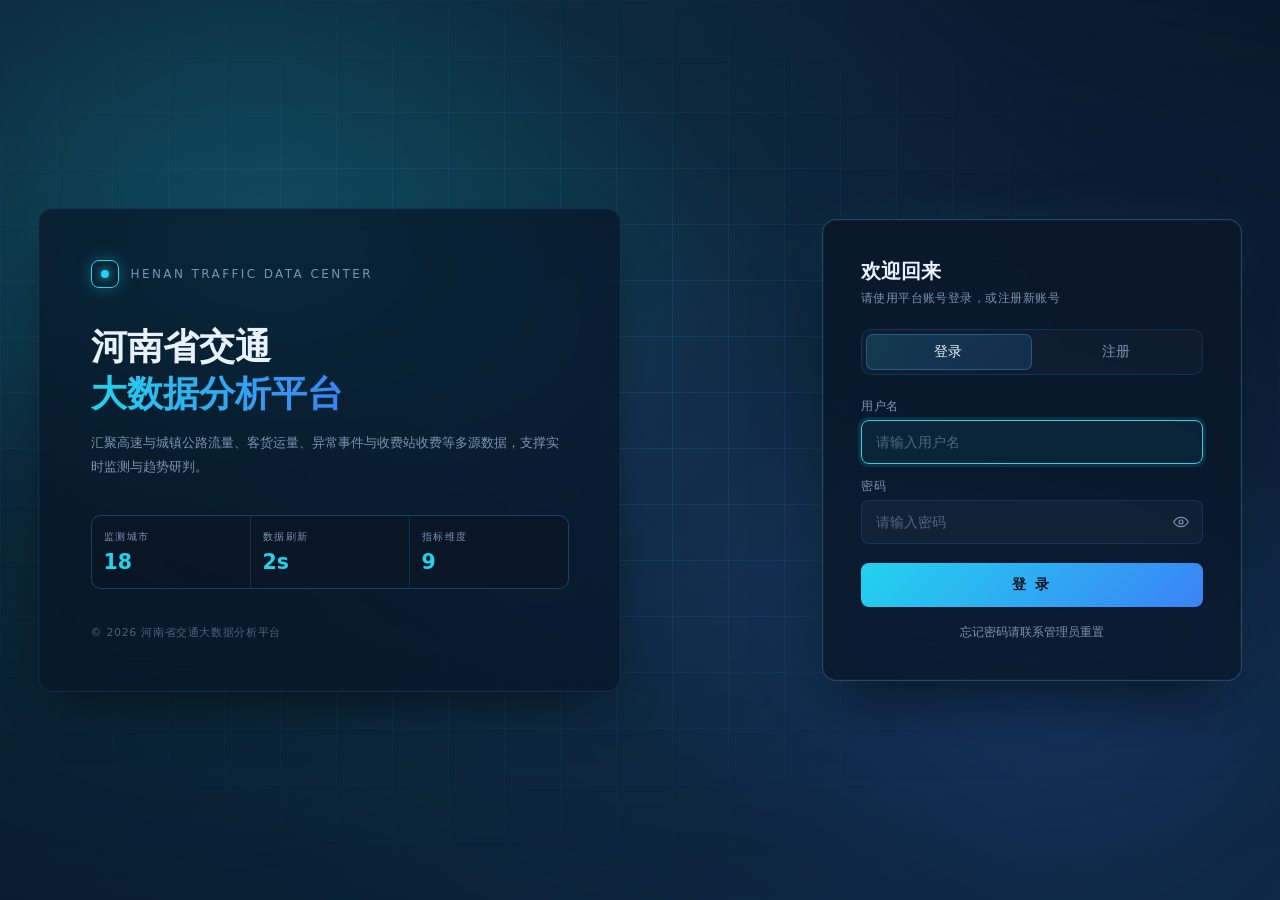
<file: src/main/resources/static/login2.html>
<!doctype html>
<html lang="zh-CN">
<head>
    <meta charset="utf-8">
    <title>河南省交通大数据分析平台 · 登录</title>
    <meta name="viewport" content="width=device-width, initial-scale=1, viewport-fit=cover">
    <meta name="theme-color" content="#050d1a">
    <style>
        :root {
            --bg-deep: #050d1a;
            --line: rgba(80, 170, 255, 0.14);
            --line-strong: rgba(80, 170, 255, 0.32);
            --cyan: #22d3ee;
            --cyan-soft: rgba(34, 211, 238, 0.12);
            --blue: #3b82f6;
            --text: #e8f2ff;
            --text-dim: #7d93ad;
            --danger: #f87171;
            --ok: #34d399;
            --radius: 14px;
            --ease: cubic-bezier(0.22, 1, 0.36, 1);
        }

        * { box-sizing: border-box; margin: 0; padding: 0; }

        html, body {
            height: 100%;
            font-family: "Microsoft YaHei", "PingFang SC", "Hiragino Sans GB", system-ui, sans-serif;
            background: var(--bg-deep);
            color: var(--text);
            overflow: hidden;
            -webkit-font-smoothing: antialiased;
        }

        /* ── 单一背景场：覆盖整个画面 ───────────────── */
        .bg-field {
            position: fixed;
            inset: 0;
            z-index: 0;
            background:
                radial-gradient(ellipse 65% 55% at 22% 28%, rgba(34, 211, 238, 0.14), transparent 58%),
                radial-gradient(ellipse 55% 48% at 78% 72%, rgba(59, 130, 246, 0.13), transparent 56%),
                radial-gradient(ellipse 48% 42% at 50% 50%, rgba(99, 102, 241, 0.07), transparent 70%),
                linear-gradient(168deg, #0b1a2e 0%, #081524 48%, #0a1e33 100%);
        }

        /* 网格纹理：整体覆盖，不依附任何一侧 */
        .bg-field::before {
            content: "";
            position: absolute;
            inset: 0;
            background-image:
                linear-gradient(var(--line) 1px, transparent 1px),
                linear-gradient(90deg, var(--line) 1px, transparent 1px);
            background-size: 56px 56px;
            mask-image: radial-gradient(ellipse 75% 70% at 40% 45%, #000 10%, transparent 78%);
            -webkit-mask-image: radial-gradient(ellipse 75% 70% at 40% 45%, #000 10%, transparent 78%);
        }

        /* 极光漂移 */
        .bg-field::after {
            content: "";
            position: absolute;
            inset: -20%;
            background:
                radial-gradient(circle at 28% 32%, rgba(34, 211, 238, 0.18), transparent 52%),
                radial-gradient(circle at 74% 68%, rgba(59, 130, 246, 0.16), transparent 50%);
            filter: blur(60px);
            animation: auroraDrift 22s ease-in-out infinite alternate;
        }

        @keyframes auroraDrift {
            0%   { transform: translate3d(-4%, -3%, 0) scale(1.02); opacity: 0.72; }
            50%  { transform: translate3d(3%, 4%, 0)   scale(1.09); opacity: 0.95; }
            100% { transform: translate3d(-2%, 5%, 0)  scale(1.04); opacity: 0.82; }
        }

        /* ── 主容器：横向排列两张卡片 ───────────────── */
        .stage {
            position: relative;
            z-index: 1;
            height: 100vh;
            height: 100dvh;
            display: grid;
            grid-template-columns: 1fr 1fr;
            align-items: center;
            padding: clamp(20px, 3vw, 56px);
            gap: clamp(16px, 3vw, 48px);
        }

        /* ── 左侧品牌卡 ───────────────────────────── */
        .brand-card {
            padding: clamp(28px, 4vw, 56px);
            background: rgba(8, 20, 36, 0.68);
            border: 1px solid var(--line);
            border-radius: var(--radius);
            backdrop-filter: blur(18px) saturate(1.1);
            -webkit-backdrop-filter: blur(18px) saturate(1.1);
            box-shadow: 0 20px 50px -24px rgba(0, 0, 0, 0.75),
                        0 0 0 1px rgba(255, 255, 255, 0.02) inset;
            display: flex;
            flex-direction: column;
            justify-content: space-between;
            gap: clamp(20px, 3vw, 36px);
        }

        .brand-top {
            display: flex;
            align-items: center;
            gap: 12px;
            font-size: 12px;
            letter-spacing: 0.2em;
            color: var(--text-dim);
            text-transform: uppercase;
        }

        .brand-mark {
            width: 28px;
            height: 28px;
            border: 1.5px solid var(--cyan);
            border-radius: 8px;
            display: grid;
            place-items: center;
            box-shadow: 0 0 16px rgba(34, 211, 238, 0.32);
        }

        .brand-mark span {
            width: 8px;
            height: 8px;
            border-radius: 50%;
            background: var(--cyan);
            box-shadow: 0 0 10px var(--cyan);
        }

        .brand-main h1 {
            font-size: clamp(22px, 2.8vw, 36px);
            font-weight: 600;
            line-height: 1.3;
            margin-bottom: 14px;
        }

        .brand-main h1 em {
            font-style: normal;
            background: linear-gradient(96deg, var(--cyan), var(--blue));
            -webkit-background-clip: text;
            background-clip: text;
            color: transparent;
        }

        .brand-main p {
            font-size: clamp(12px, 1vw, 14px);
            line-height: 1.85;
            color: var(--text-dim);
            max-width: 38em;
        }

        .metrics {
            display: grid;
            grid-template-columns: repeat(3, 1fr);
            gap: 1px;
            background: var(--line);
            border: 1px solid var(--line);
            border-radius: 10px;
            overflow: hidden;
        }

        .metric {
            background: rgba(6, 14, 26, 0.75);
            padding: 14px 12px;
        }

        .metric dt {
            font-size: 10px;
            letter-spacing: 0.16em;
            color: var(--text-dim);
            margin-bottom: 6px;
        }

        .metric dd {
            font-size: clamp(16px, 1.6vw, 22px);
            font-weight: 600;
            font-variant-numeric: tabular-nums;
            color: var(--cyan);
            margin: 0;
        }

        .brand-foot {
            font-size: 11px;
            color: rgba(125, 147, 173, 0.6);
            letter-spacing: 0.06em;
        }

        /* ── 右侧登录卡 ───────────────────────────── */
        .login-card {
            padding: clamp(26px, 3vw, 38px);
            background: rgba(10, 22, 38, 0.78);
            border: 1px solid var(--line-strong);
            border-radius: var(--radius);
            backdrop-filter: blur(20px) saturate(1.15);
            -webkit-backdrop-filter: blur(20px) saturate(1.15);
            box-shadow: 0 24px 64px -20px rgba(0, 0, 0, 0.82),
                        0 0 0 1px rgba(255, 255, 255, 0.03) inset,
                        0 0 48px -12px rgba(34, 211, 238, 0.16);
            max-width: 420px;
            width: 100%;
            margin-left: auto;
        }

        .card-header {
            margin-bottom: 22px;
        }

        .card-header h2 {
            font-size: 20px;
            font-weight: 600;
            margin-bottom: 5px;
        }

        .card-header .sub {
            font-size: 12px;
            color: var(--text-dim);
            letter-spacing: 0.04em;
        }

        /* Tab 切换 */
        .tabs {
            position: relative;
            display: grid;
            grid-template-columns: 1fr 1fr;
            gap: 4px;
            padding: 4px;
            margin-bottom: 24px;
            background: rgba(255, 255, 255, 0.025);
            border: 1px solid var(--line);
            border-radius: 10px;
        }

        .tabs-thumb {
            position: absolute;
            top: 4px;
            left: 4px;
            width: calc(50% - 4px);
            height: calc(100% - 8px);
            background: linear-gradient(135deg, rgba(34, 211, 238, 0.16), rgba(59, 130, 246, 0.16));
            border: 1px solid var(--line-strong);
            border-radius: 7px;
            transition: transform 0.32s var(--ease);
        }

        .tabs[data-active="register"] .tabs-thumb {
            transform: translateX(calc(100% + 4px));
        }

        .tabs button {
            position: relative;
            z-index: 1;
            appearance: none;
            border: 0;
            background: transparent;
            color: var(--text-dim);
            font: inherit;
            font-size: 13.5px;
            padding: 9px 0;
            cursor: pointer;
            border-radius: 7px;
            transition: color 0.24s;
        }

        .tabs button[aria-selected="true"] { color: var(--text); }
        .tabs button:focus-visible { outline: 2px solid var(--cyan); outline-offset: 2px; }

        /* 表单 */
        .form { display: none; }
        .form.is-active { display: block; }

        .field {
            position: relative;
            margin-bottom: 15px;
        }

        .field label {
            display: block;
            margin-bottom: 6px;
            font-size: 11.5px;
            letter-spacing: 0.08em;
            color: var(--text-dim);
        }

        .field input {
            width: 100%;
            height: 44px;
            padding: 0 42px 0 14px;
            font: inherit;
            font-size: 14px;
            color: var(--text);
            background: rgba(255, 255, 255, 0.03);
            border: 1px solid var(--line);
            border-radius: 8px;
            transition: border-color 0.2s, background 0.2s, box-shadow 0.2s;
        }

        .field input::placeholder { color: rgba(125, 147, 173, 0.6); }

        .field input:focus {
            outline: none;
            border-color: var(--cyan);
            background: rgba(34, 211, 238, 0.055);
            box-shadow: 0 0 0 3px var(--cyan-soft);
        }

        .field input[aria-invalid="true"] {
            border-color: var(--danger);
            box-shadow: 0 0 0 3px rgba(248, 113, 113, 0.12);
        }

        .toggle-password {
            position: absolute;
            right: 6px;
            bottom: 6px;
            width: 32px;
            height: 32px;
            display: grid;
            place-items: center;
            border: 0;
            border-radius: 6px;
            background: transparent;
            color: var(--text-dim);
            cursor: pointer;
            transition: color 0.2s, background 0.2s;
        }

        .toggle-password:hover { color: var(--cyan); background: rgba(34, 211, 238, 0.07); }
        .toggle-password:focus-visible { outline: 2px solid var(--cyan); outline-offset: 1px; }

        /* 密码强度 */
        .strength {
            display: grid;
            grid-template-columns: repeat(4, 1fr);
            gap: 3px;
            margin-top: 7px;
            height: 2.5px;
        }

        .strength i {
            background: rgba(255, 255, 255, 0.07);
            border-radius: 2px;
            transition: background 0.3s;
        }

        .strength[data-score="1"] i:nth-child(-n+1) { background: var(--danger); }
        .strength[data-score="2"] i:nth-child(-n+2) { background: #fbbf24; }
        .strength[data-score="3"] i:nth-child(-n+3) { background: #60a5fa; }
        .strength[data-score="4"] i { background: var(--ok); }

        /* 页内消息 */
        .msg {
            display: none;
            align-items: flex-start;
            gap: 7px;
            margin-bottom: 12px;
            padding: 9px 11px;
            font-size: 12px;
            line-height: 1.55;
            border-radius: 7px;
            border: 1px solid transparent;
        }

        .msg.is-visible { display: flex; }
        .msg[data-type="error"] {
            color: #fecaca;
            background: rgba(248, 113, 113, 0.08);
            border-color: rgba(248, 113, 113, 0.25);
        }
        .msg[data-type="success"] {
            color: #bbf7d0;
            background: rgba(52, 211, 153, 0.08);
            border-color: rgba(52, 211, 153, 0.25);
        }

        /* 提交按钮 */
        .submit {
            position: relative;
            width: 100%;
            height: 44px;
            margin-top: 4px;
            border: 0;
            border-radius: 8px;
            font: inherit;
            font-size: 14px;
            font-weight: 600;
            letter-spacing: 0.14em;
            color: #04121f;
            background: linear-gradient(135deg, var(--cyan), var(--blue));
            cursor: pointer;
            overflow: hidden;
            transition: transform 0.18s var(--ease), box-shadow 0.24s, filter 0.2s;
        }

        .submit:hover:not(:disabled) {
            transform: translateY(-1px);
            box-shadow: 0 8px 22px -6px rgba(34, 211, 238, 0.45);
        }

        .submit:active:not(:disabled) { transform: translateY(0); }
        .submit:focus-visible { outline: 2px solid var(--cyan); outline-offset: 3px; }
        .submit:disabled { cursor: not-allowed; filter: grayscale(0.4) brightness(0.82); }

        .submit .spinner {
            display: none;
            width: 14px;
            height: 14px;
            margin-right: 7px;
            vertical-align: -2px;
            border: 2px solid rgba(4, 18, 31, 0.32);
            border-top-color: #04121f;
            border-radius: 50%;
            animation: spin 0.7s linear infinite;
        }

        .submit.is-loading .spinner { display: inline-block; }

        @keyframes spin { to { transform: rotate(360deg); } }

        .hint {
            margin: 16px 0 0;
            font-size: 11.5px;
            line-height: 1.65;
            text-align: center;
            color: var(--text-dim);
        }

        .hint a {
            color: var(--cyan);
            text-decoration: none;
            border-bottom: 1px solid transparent;
            transition: border-color 0.2s;
            cursor: pointer;
        }

        .hint a:hover { border-bottom-color: var(--cyan); }

        /* ── 响应式 ─────────────────────────────── */
        @media (max-width: 900px) {
            .stage {
                grid-template-columns: 1fr;
                grid-template-rows: auto 1fr;
                gap: 20px;
                overflow-y: auto;
            }

            .brand-card {
                padding: 22px 20px;
            }

            .brand-main p,
            .metrics { display: none; }

            .brand-main h1 { font-size: 20px; margin-bottom: 0; }
            .brand-foot { display: none; }

            .login-card { margin-left: 0; }
        }

        @media (prefers-reduced-motion: reduce) {
            *, *::before, *::after {
                animation-duration: 0.01ms !important;
                animation-iteration-count: 1 !important;
                transition-duration: 0.01ms !important;
            }
        }
    </style>
</head>
<body>

<div class="bg-field" aria-hidden="true"></div>

<main class="stage">
    <!-- 左侧品牌卡 -->
    <section class="brand-card">
        <div class="brand-top">
            <div class="brand-mark"><span></span></div>
            <span>Henan Traffic Data Center</span>
        </div>

        <div class="brand-main">
            <h1>河南省交通<br><em>大数据分析平台</em></h1>
            <p>汇聚高速与城镇公路流量、客货运量、异常事件与收费站收费等多源数据，支撑实时监测与趋势研判。</p>
        </div>

        <dl class="metrics">
            <div class="metric">
                <dt>监测城市</dt>
                <dd>18</dd>
            </div>
            <div class="metric">
                <dt>数据刷新</dt>
                <dd>2s</dd>
            </div>
            <div class="metric">
                <dt>指标维度</dt>
                <dd>9</dd>
            </div>
        </dl>

        <div class="brand-foot">© 2026 河南省交通大数据分析平台</div>
    </section>

    <!-- 右侧登录卡 -->
    <section class="login-card">
        <div class="card-header">
            <h2 id="card-title">欢迎回来</h2>
            <p class="sub">请使用平台账号登录，或注册新账号</p>
        </div>

        <div class="tabs" data-active="login" role="tablist" aria-label="登录或注册">
            <div class="tabs-thumb" aria-hidden="true"></div>
            <button type="button" role="tab" id="tab-login" aria-selected="true" aria-controls="login-form">登录</button>
            <button type="button" role="tab" id="tab-register" aria-selected="false" aria-controls="register-form">注册</button>
        </div>

        <!-- 登录表单 -->
        <form class="form is-active" id="login-form" novalidate>
            <div class="msg" id="login-error" role="alert" data-type="error"></div>

            <div class="field">
                <label for="login-username">用户名</label>
                <input type="text" id="login-username" name="username" aria-label="用户名"
                       placeholder="请输入用户名" autocomplete="username" required>
            </div>

            <div class="field">
                <label for="login-password">密码</label>
                <input type="password" id="login-password" name="password" aria-label="密码"
                       placeholder="请输入密码" autocomplete="current-password" required>
                <button type="button" class="toggle-password" aria-label="显示密码" data-target="login-password">
                    <svg width="16" height="16" viewBox="0 0 24 24" fill="none" stroke="currentColor" stroke-width="1.8" stroke-linecap="round" stroke-linejoin="round" aria-hidden="true">
                        <path d="M1 12s4-7 11-7 11 7 11 7-4 7-11 7S1 12 1 12z"></path>
                        <circle cx="12" cy="12" r="3"></circle>
                    </svg>
                </button>
            </div>

            <button type="submit" class="submit">
                <span class="spinner" aria-hidden="true"></span><span class="label">登 录</span>
            </button>

            <p class="hint">忘记密码请联系管理员重置</p>
        </form>

        <!-- 注册表单 -->
        <form class="form" id="register-form" novalidate>
            <div class="msg" id="register-error" role="alert" data-type="error"></div>

            <div class="field">
                <label for="register-username">用户名</label>
                <input type="text" id="register-username" name="username" aria-label="用户名"
                       placeholder="设置用户名" autocomplete="username" required>
            </div>

            <div class="field">
                <label for="register-password">密码</label>
                <input type="password" id="register-password" name="password" aria-label="密码"
                       placeholder="设置密码（至少 6 位）" autocomplete="new-password" required>
                <button type="button" class="toggle-password" aria-label="显示密码" data-target="register-password">
                    <svg width="16" height="16" viewBox="0 0 24 24" fill="none" stroke="currentColor" stroke-width="1.8" stroke-linecap="round" stroke-linejoin="round" aria-hidden="true">
                        <path d="M1 12s4-7 11-7 11 7 11 7-4 7-11 7S1 12 1 12z"></path>
                        <circle cx="12" cy="12" r="3"></circle>
                    </svg>
                </button>
                <div class="strength" id="strength" data-score="0" aria-hidden="true">
                    <i></i><i></i><i></i><i></i>
                </div>
            </div>

            <div class="field">
                <label for="register-confirm">确认密码</label>
                <input type="password" id="register-confirm" name="confirm" aria-label="确认密码"
                       placeholder="再次输入密码" autocomplete="new-password" required>
                <button type="button" class="toggle-password" aria-label="显示密码" data-target="register-confirm">
                    <svg width="16" height="16" viewBox="0 0 24 24" fill="none" stroke="currentColor" stroke-width="1.8" stroke-linecap="round" stroke-linejoin="round" aria-hidden="true">
                        <path d="M1 12s4-7 11-7 11 7 11 7-4 7-11 7S1 12 1 12z"></path>
                        <circle cx="12" cy="12" r="3"></circle>
                    </svg>
                </button>
            </div>

            <button type="submit" class="submit">
                <span class="spinner" aria-hidden="true"></span><span class="label">注 册</span>
            </button>

            <p class="hint">注册后需管理员审核通过方可登录</p>
        </form>
    </section>
</main>

<script>
(function () {
    'use strict';

    var tabsEl = document.querySelector('.tabs');
    var tabLogin = document.getElementById('tab-login');
    var tabRegister = document.getElementById('tab-register');
    var loginForm = document.getElementById('login-form');
    var registerForm = document.getElementById('register-form');
    var cardTitle = document.getElementById('card-title');

    function switchTab(which) {
        var isLogin = which === 'login';
        tabsEl.setAttribute('data-active', which);
        tabLogin.setAttribute('aria-selected', String(isLogin));
        tabRegister.setAttribute('aria-selected', String(!isLogin));
        loginForm.classList.toggle('is-active', isLogin);
        registerForm.classList.toggle('is-active', !isLogin);
        cardTitle.textContent = isLogin ? '欢迎回来' : '创建账号';

        clearMessage(document.getElementById('login-error'));
        clearMessage(document.getElementById('register-error'));

        var first = (isLogin ? loginForm : registerForm).querySelector('input');
        if (first) first.focus({ preventScroll: true });
    }

    tabLogin.addEventListener('click', function () { switchTab('login'); });
    tabRegister.addEventListener('click', function () { switchTab('register'); });

    function showMessage(el, text, type) {
        el.textContent = text;
        el.setAttribute('data-type', type || 'error');
        el.classList.add('is-visible');
    }

    function clearMessage(el) {
        el.textContent = '';
        el.classList.remove('is-visible');
    }

    document.querySelectorAll('.toggle-password').forEach(function (btn) {
        btn.addEventListener('click', function () {
            var input = document.getElementById(btn.getAttribute('data-target'));
            if (!input) return;
            var toText = input.type === 'password';
            input.type = toText ? 'text' : 'password';
            btn.setAttribute('aria-label', toText ? '隐藏密码' : '显示密码');
        });
    });

    var strengthEl = document.getElementById('strength');
    var registerPassword = document.getElementById('register-password');

    function scorePassword(v) {
        var score = 0;
        if (v.length >= 6) score++;
        if (v.length >= 10) score++;
        if (/[A-Za-z]/.test(v) && /\d/.test(v)) score++;
        if (/[^A-Za-z0-9]/.test(v)) score++;
        return Math.min(score, 4);
    }

    registerPassword.addEventListener('input', function () {
        strengthEl.setAttribute('data-score', String(scorePassword(registerPassword.value)));
    });

    function setLoading(form, loading) {
        var btn = form.querySelector('.submit');
        btn.disabled = loading;
        btn.classList.toggle('is-loading', loading);
        btn.querySelector('.label').textContent = loading
            ? (form.id === 'login-form' ? '登录中…' : '提交中…')
            : (form.id === 'login-form' ? '登 录' : '注 册');
    }

    function submitForm(form, url, prefix) {
        var errEl = document.getElementById(prefix + '-error');
        clearMessage(errEl);

        var username = document.getElementById(prefix + '-username').value.trim();
        var password = document.getElementById(prefix + '-password').value;
        var confirm = document.getElementById(prefix + '-confirm')?.value;

        if (prefix === 'login') {
            if (!username || !password) {
                showMessage(errEl, '请输入用户名和密码', 'error');
                return;
            }
        } else {
            if (!username) {
                showMessage(errEl, '请设置用户名', 'error');
                return;
            }
            if (!password || password.length < 6) {
                showMessage(errEl, '密码至少 6 位', 'error');
                return;
            }
            if (password !== confirm) {
                showMessage(errEl, '两次密码输入不一致', 'error');
                return;
            }
        }

        setLoading(form, true);

        var body = new URLSearchParams();
        body.set('username', username);
        body.set('password', password);

        fetch(url, {
            method: 'POST',
            headers: { 'Content-Type': 'application/x-www-form-urlencoded;charset=UTF-8' },
            body: body.toString()
        })
            .then(function (r) { if (!r.ok) throw new Error('HTTP ' + r.status); return r.json(); })
            .then(function (res) {
                if (res && res.success) {
                    if (prefix === 'login') {
                        if (res.token) {
                            window.localStorage.setItem('traffic_jwt', res.token);
                        }
                        window.location.href = 'index.html';
                    } else {
                        showMessage(errEl, res.msg || '注册成功，等待审核', 'success');
                        registerForm.reset();
                        strengthEl.setAttribute('data-score', '0');
                    }
                    return;
                }
                showMessage(errEl, (res && res.msg) || '操作失败', 'error');
            })
            .catch(function () {
                showMessage(errEl, '服务器连接失败，请稍后重试', 'error');
            })
            .then(function () { setLoading(form, false); });
    }

    loginForm.addEventListener('submit', function (e) { e.preventDefault(); submitForm(loginForm, '/loginAction', 'login'); });
    registerForm.addEventListener('submit', function (e) { e.preventDefault(); submitForm(registerForm, '/registerAction', 'register'); });

    var initial = document.getElementById('login-username');
    if (initial) initial.focus({ preventScroll: true });
})();
</script>
</body>
</html>
</file>
